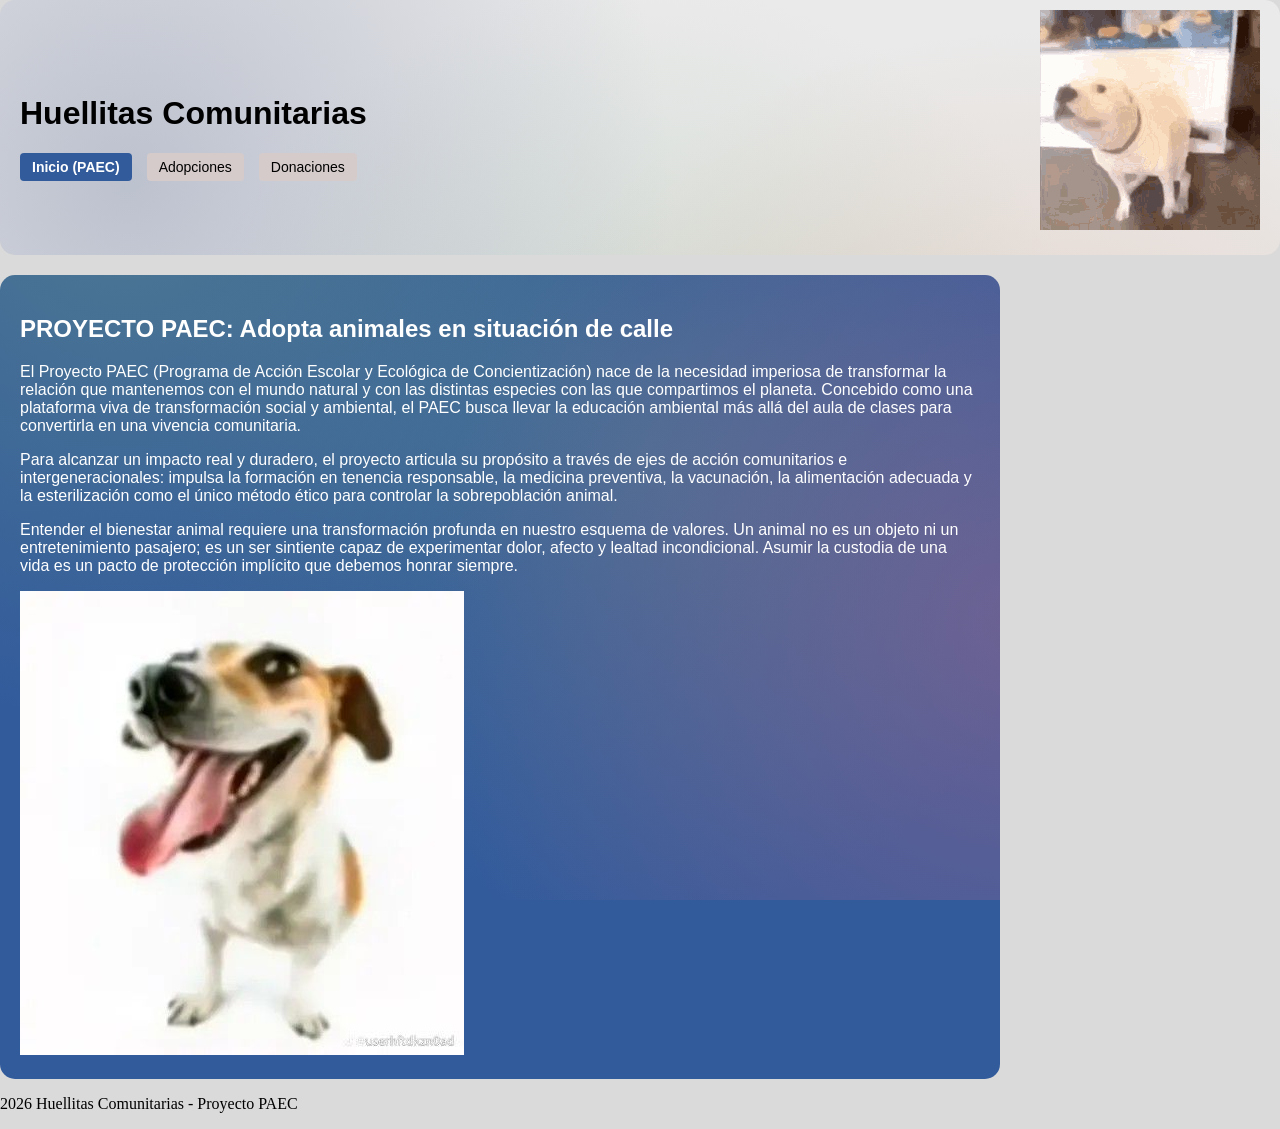
<file: index.html>
<!DOCTYPE html>
<html lang="es">
<head>
  <meta charset="UTF-8">
  <title>Huellitas Comunitarias - Inicio</title>
  <link rel="stylesheet" href="estilos.css">
</head>
<body>

  <!-- encabezado principal del sitio -->
  <header class="cabecera-principal">
    <div class="contenedor-header">
      <h1>Huellitas Comunitarias</h1>
      <nav class="barra-navegacion">
        <a href="index.html" class="boton-nav activo">Inicio (PAEC)</a>
        <a href="adopciones.html" class="boton-nav">Adopciones</a>
        <a href="donaciones.html" class="boton-nav">Donaciones</a>
      </nav>
    </div>
    <img src="imagenes/perro-bailando.gif" alt="Logo de Huellitas Comunitarias" class="logo-cabecera">
  </header>

  <!-- contenido principal con la informacion del proyecto paec -->
  <main class="contenido-principal">
    <section class="seccion-inicio">
      <article class="articulo-paec">
        <h2>PROYECTO PAEC: Adopta animales en situación de calle</h2>
        <p>El Proyecto PAEC (Programa de Acción Escolar y Ecológica de Concientización) nace de la necesidad imperiosa de transformar la relación que mantenemos con el mundo natural y con las distintas especies con las que compartimos el planeta. Concebido como una plataforma viva de transformación social y ambiental, el PAEC busca llevar la educación ambiental más allá del aula de clases para convertirla en una vivencia comunitaria.</p>
        <p>Para alcanzar un impacto real y duradero, el proyecto articula su propósito a través de ejes de acción comunitarios e intergeneracionales: impulsa la formación en tenencia responsable, la medicina preventiva, la vacunación, la alimentación adecuada y la esterilización como el único método ético para controlar la sobrepoblación animal.</p>
        <p>Entender el bienestar animal requiere una transformación profunda en nuestro esquema de valores. Un animal no es un objeto ni un entretenimiento pasajero; es un ser sintiente capaz de experimentar dolor, afecto y lealtad incondicional. Asumir la custodia de una vida es un pacto de protección implícito que debemos honrar siempre.</p>
        <img src="imagenes/wenamechinosama.jpg" alt="Concientización sobre el bienestar animal" class="imagen-destacada">
      </article>
    </section>
  </main>

  <!-- pie de pagina -->
  <footer class="pie-pagina">
    <p>2026 Huellitas Comunitarias - Proyecto PAEC</p>
  </footer>

</body>
</html>
</file>
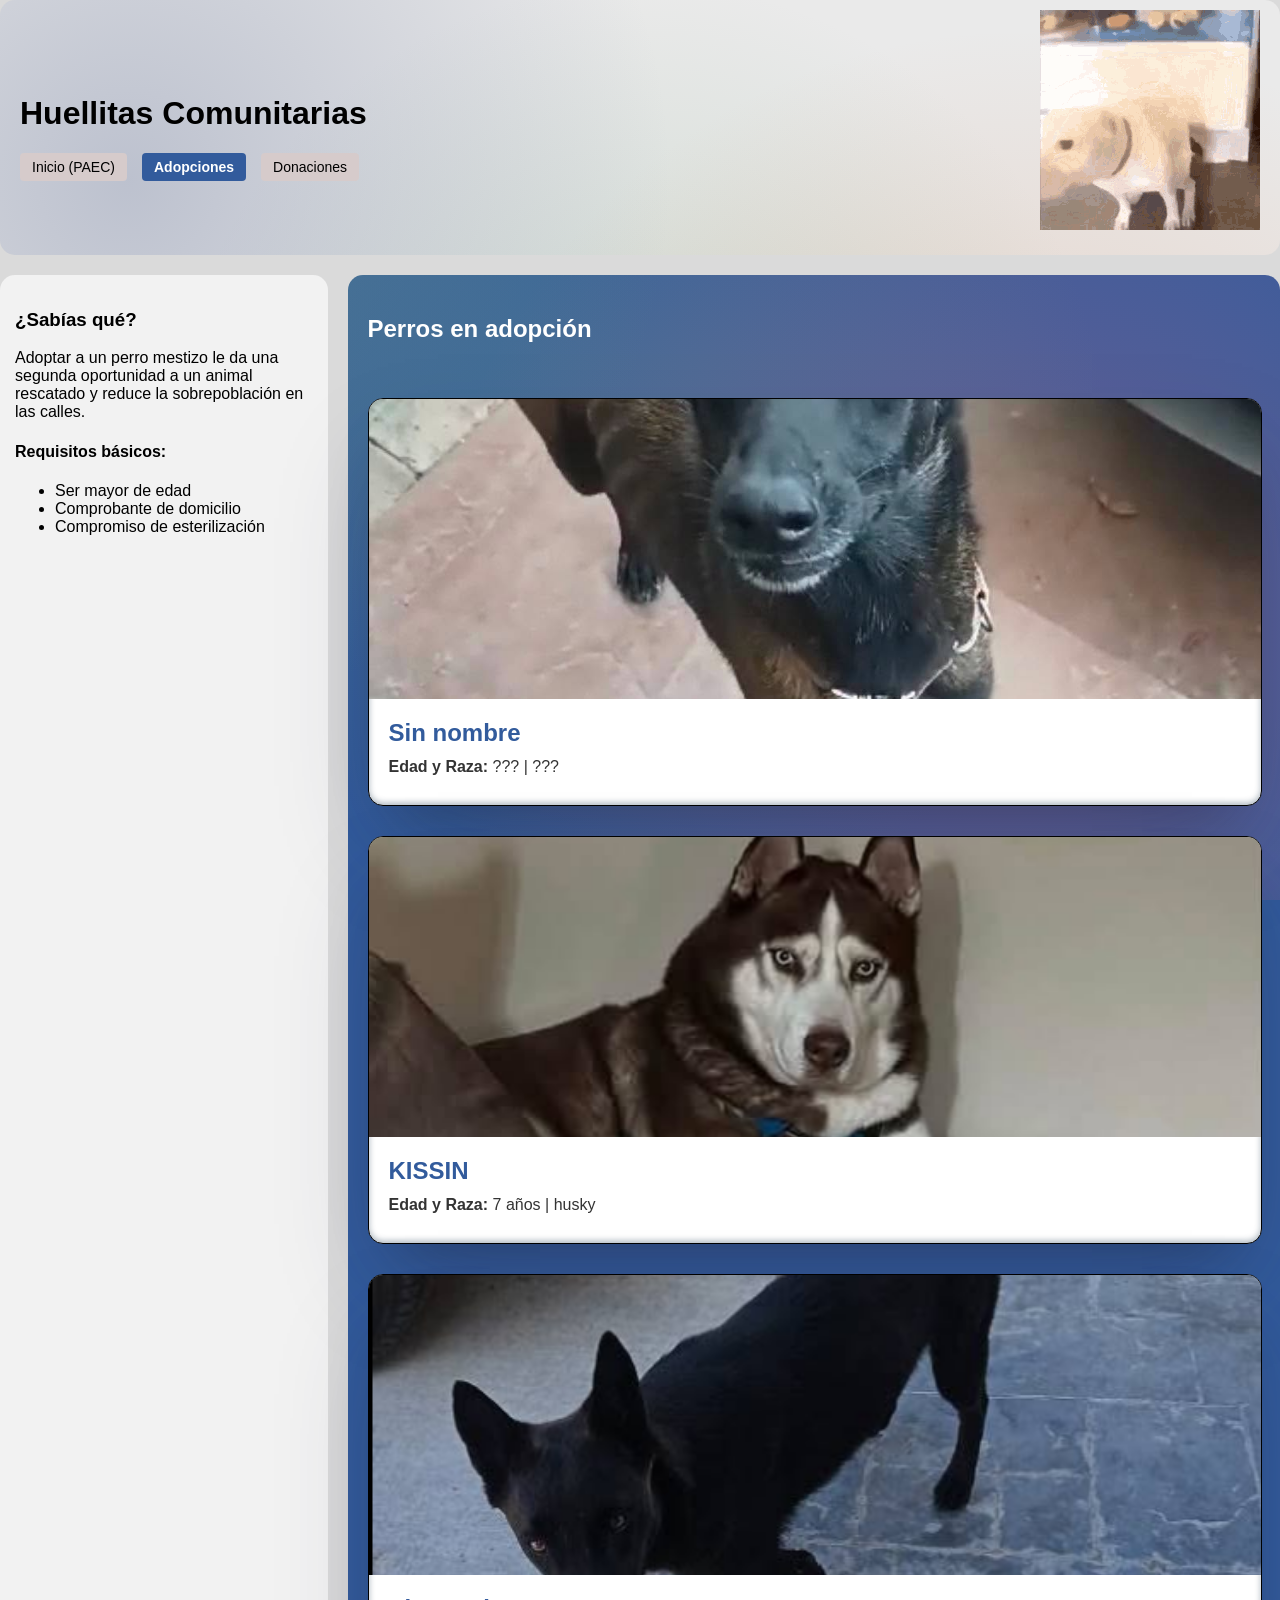
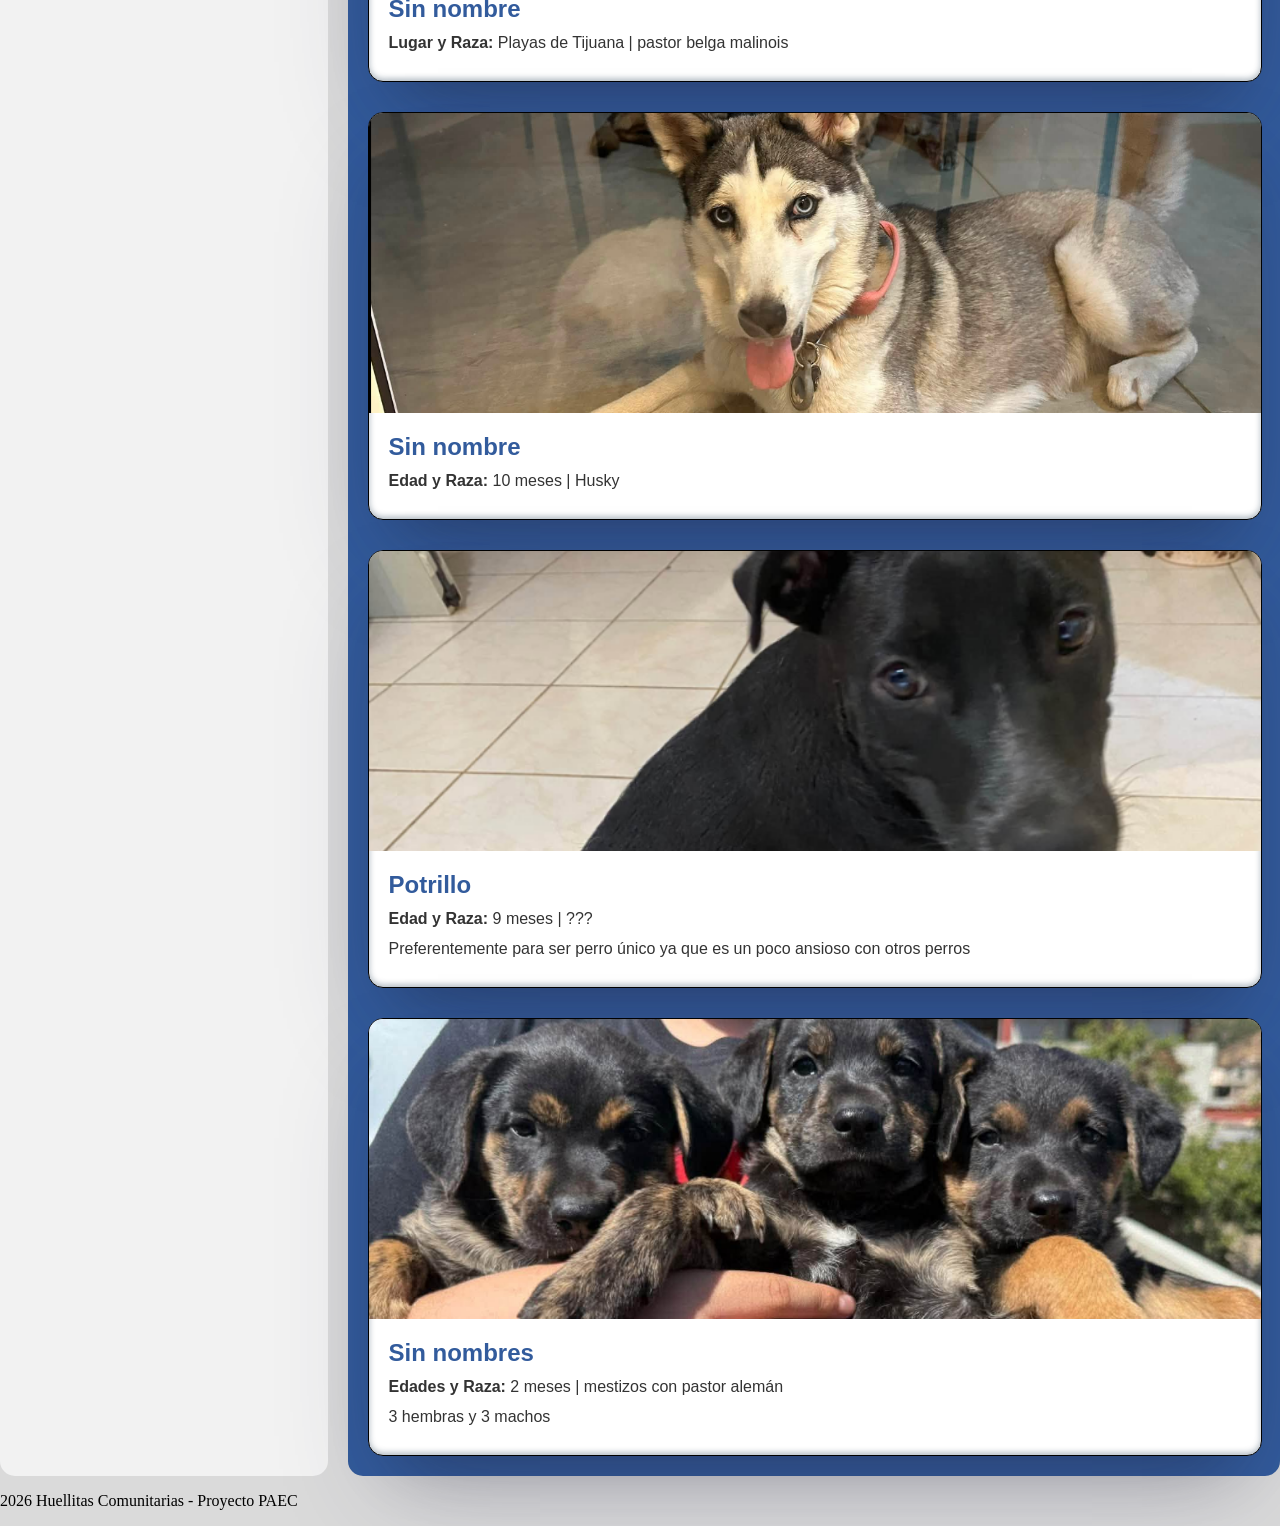
<file: adopciones.html>
<!DOCTYPE html>
<html lang="es">
<head>
  <meta charset="UTF-8">
  <title>Huellitas Comunitarias - Adopciones</title>
  <link rel="stylesheet" href="estilos.css">
</head>
<body>
  <!-- barra superior y menu -->
  <header class="cabecera-principal">
    <div class="contenedor-header">
      <h1>Huellitas Comunitarias</h1>
      <nav class="barra-navegacion">
        <a href="index.html" class="boton-nav">Inicio (PAEC)</a>
        <a href="adopciones.html" class="boton-nav activo">Adopciones</a>
        <a href="donaciones.html" class="boton-nav">Donaciones</a>
      </nav>
    </div>
    <img src="imagenes/perro-bailando.gif" alt="Logo de Huellitas Comunitarias" class="logo-cabecera">
  </header>
  <!-- seccion de perros disponibles -->
  <main class="contenido-principal contenedor-adopciones">
    <!-- publicidad lateral -->
    <aside class="barra-lateral">
        <h3>¿Sabías qué?</h3>
        <p>Adoptar a un perro mestizo le da una segunda oportunidad a un animal rescatado y reduce la sobrepoblación en las calles.</p>
        <h4>Requisitos básicos:</h4>
        <ul>
            <li>Ser mayor de edad</li>
            <li>Comprobante de domicilio</li>
            <li>Compromiso de esterilización</li>
        </ul>
    </aside>
    <section class="seccion-galeria">
      <h2>Perros en adopción</h2>
      <div class="rejilla-perros">
        <!-- perro 1 -->
        <article class="tarjeta-perro">
          <img src="imagenes/perrita1.jpg" alt="Foto de Max" class="imagen-perro">
          <div class="info-perro">
            <h3>Sin nombre</h3>
            <p class="datos-perro"><strong>Edad y Raza:</strong> ??? | ???</p>
          </div>
        </article>
        <!-- perro 2 -->
        <article class="tarjeta-perro">
          <img src="imagenes/kissin.png" alt="Foto de Luna" class="imagen-perro">
          <div class="info-perro">
            <h3>KISSIN</h3>
            <p class="datos-perro"><strong>Edad y Raza:</strong> 7 años | husky</p>
          </div>
        </article>
        <!-- perro 3 -->
        <article class="tarjeta-perro">
          <img src="imagenes/perro3.png" alt="Foto de Rocky" class="imagen-perro">
          <div class="info-perro">
            <h3>Sin nombre</h3>
            <p class="datos-perro"><strong>Lugar y Raza:</strong> Playas de Tijuana | pastor belga malinois</p>
          </div>
        </article>
        <!-- perro 4 -->
        <article class="tarjeta-perro">
          <img src="imagenes/perro4.png" alt="Foto de Bella" class="imagen-perro">
          <div class="info-perro">
            <h3>Sin nombre</h3>
            <p class="datos-perro"><strong>Edad y Raza:</strong> 10 meses | Husky</p>
          </div>
        </article>
        <!-- perro 5 -->
        <article class="tarjeta-perro">
          <img src="imagenes/potrillo.png" alt="Foto de Bruno" class="imagen-perro">
          <div class="info-perro">
            <h3>Potrillo</h3>
            <p class="datos-perro"><strong>Edad y Raza:</strong> 9 meses  | ???</p>
            <p class="descripcion-perro">Preferentemente para ser perro único ya que es un poco ansioso con otros perros </p>
          </div>
        </article>
        <!-- perro 6 -->
        <article class="tarjeta-perro">
          <img src="imagenes/perrillos.png" alt="Foto de Nala" class="imagen-perro">
          <div class="info-perro">
            <h3>Sin nombres</h3>
            <p class="datos-perro"><strong>Edades y Raza:</strong> 2 meses | mestizos con pastor alemán</p>
            <p class="descripcion-perro">3 hembras y 3 machos</p>
          </div>
        </article>
      </div>
    </section>
  </main>
  <!-- pie de pagina -->
  <footer class="pie-pagina">
    <p>2026 Huellitas Comunitarias - Proyecto PAEC</p>
  </footer>
</body>
</html>
</file>
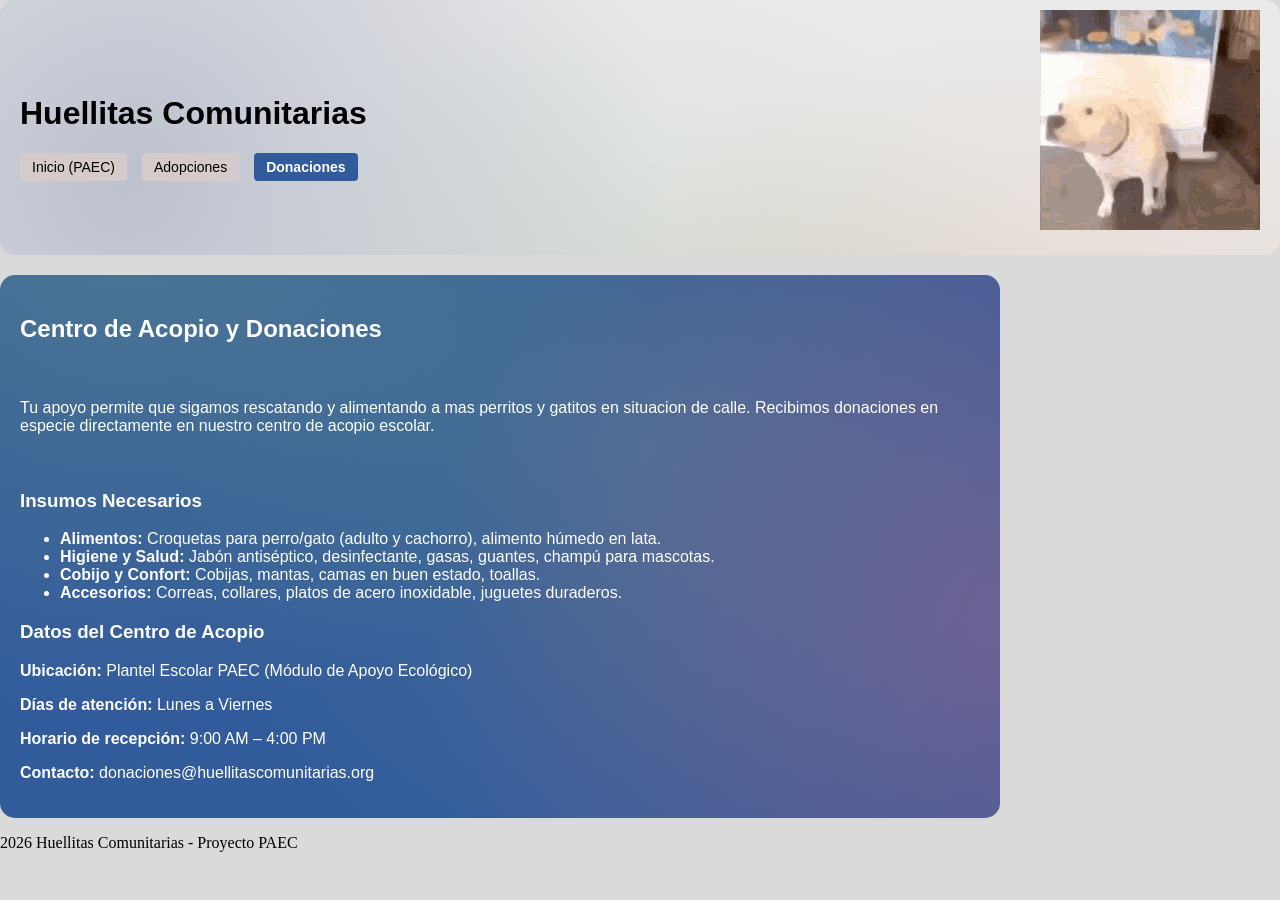
<file: donaciones.html>
<!DOCTYPE html>
<html lang="es">
<head>
  <meta charset="UTF-8">
  <title>Huellitas Comunitarias - Donaciones</title>
  <link rel="stylesheet" href="estilos.css">
</head>
<body>

  <!-- encabezado del sitio -->
  <header class="cabecera-principal">
    <div class="contenedor-header">
      <h1>Huellitas Comunitarias</h1>
      <nav class="barra-navegacion">
        <a href="index.html" class="boton-nav">Inicio (PAEC)</a>
        <a href="adopciones.html" class="boton-nav">Adopciones</a>
        <a href="donaciones.html" class="boton-nav activo">Donaciones</a>
      </nav>
    </div>
    <img src="imagenes/perro-bailando.gif" alt="Logo de Huellitas Comunitarias" class="logo-cabecera">
  </header>

  <!-- seccion principal de donaciones -->
  <main class="contenido-principal">
    <section class="seccion-donaciones">
      <h2>Centro de Acopio y Donaciones</h2>
      <p>Tu apoyo permite que sigamos rescatando y alimentando a mas perritos y gatitos en situacion de calle. Recibimos donaciones en especie directamente en nuestro centro de acopio escolar.</p>

      <div class="bloque-informacion">
        <!-- lista de lo que se necesita -->
        <article class="tarjeta-donacion">
          <h3>Insumos Necesarios</h3>
          <ul>
            <li><strong>Alimentos:</strong> Croquetas para perro/gato (adulto y cachorro), alimento húmedo en lata.</li>
            <li><strong>Higiene y Salud:</strong> Jabón antiséptico, desinfectante, gasas, guantes, champú para mascotas.</li>
            <li><strong>Cobijo y Confort:</strong> Cobijas, mantas, camas en buen estado, toallas.</li>
            <li><strong>Accesorios:</strong> Correas, collares, platos de acero inoxidable, juguetes duraderos.</li>
          </ul>
        </article>

        <!-- horario y direccion del centro -->
        <article class="tarjeta-donacion">
          <h3>Datos del Centro de Acopio</h3>
          <p><strong>Ubicación:</strong> Plantel Escolar PAEC (Módulo de Apoyo Ecológico)</p>
          <p><strong>Días de atención:</strong> Lunes a Viernes</p>
          <p><strong>Horario de recepción:</strong> 9:00 AM – 4:00 PM</p>
          <p><strong>Contacto:</strong> donaciones@huellitascomunitarias.org</p>
        </article>
      </div>
    </section>
  </main>

  <!-- pie de pagina -->
  <footer class="pie-pagina">
    <p>2026 Huellitas Comunitarias - Proyecto PAEC</p>
  </footer>

</body>
</html>
</file>
<file: estilos.css>
body {
    background-color: #dadada;
    margin: 0;
    padding: 0;
    width: 100%;
    
}

/* encabezado */
header {
    display: flex;
    justify-content: space-between;
    align-items: center;
    background-color: #eaeaea;
    padding: 10px 20px;
    border-radius: 15px;
    font-family: Arial, Helvetica, sans-serif;
    background-image: 
    radial-gradient(circle at 10% 20%, rgba(120, 132, 165, 0.4) 0%, transparent 40%),
    radial-gradient(circle at 80% 70%, rgba(215, 145, 105, 0.35) 0%, transparent 50%),
    radial-gradient(circle at 50% 50%, rgba(120, 165, 130, 0.25) 0%, transparent 60%);
    background-repeat: no-repeat;
    background-attachment: fixed;
    background-size: cover;
}

.logo-pequeno {
    width: 50px;
    height: auto;
    display: block;
}

.logo-cabecera {
    max-width: 100%;
    height: auto;
    display: block;
    margin-bottom: 15px;
}

/* Navegación */
.barra-navegacion {
    display: flex;
    gap: 15px;
    margin-top: 10px;
}

.boton-nav {
    text-decoration: none;
    color: #000000;
    background-color: #d6cbcb;
    padding: 6px 12px;
    border-radius: 4px;
    font-size: 14px;
    font-family: sans-serif;
    transition: background-color 0.3s;
}

.boton-nav:hover {
    background-color: #2f2f2f;
    color: #d6cbcb;
}

.boton-nav.activo {
    background-color: #325b9c;
    color: #ffffff;
    font-weight: bold;
}

/* contenido principal de la pagina */
main {
    display: flex;
    gap: 20px;
    margin-top: 20px;
}

aside {
    border-radius: 15px;
    width: 25%;
    background-color: #f2f2f2;
    padding: 15px;
    font-family: Arial, Helvetica, sans-serif;
}

section {
    border-radius: 15px;
    width: 75%;
    background-color: #325b9c;
    background-image: 
    radial-gradient(circle at 10% 20%, rgba(120, 165, 130, 0.4) 0%, transparent 40%),
    radial-gradient(circle at 80% 70%, rgba(215, 105, 132, 0.35) 0%, transparent 50%),
    radial-gradient(circle at 50% 50%, rgba(120, 165, 130, 0.25) 0%, transparent 60%);
    background-repeat: no-repeat;
    background-attachment: fixed;
    background-size: cover;
    padding: 20px;
    color: #ffffff;
    font-family: Arial, Helvetica, sans-serif;
    display: flex;
    flex-direction: column;
    gap: 20px;
}

/* keyframe para la animacion de aparecer */
@keyframes appear {
    from {
        opacity: 0;
        clip-path: inset(100% 100% 0 0);
        transform: translateY(40px);
    }
    to {
        opacity: 1;
        clip-path: inset(0 0 0 0);
        transform: translateY(0);
    }
}

/* tarjetas de los perros verticales */
.rejilla-perros {
    display: flex;
    flex-direction: column;
    gap: 30px;
    margin-top: 15px;
    width: 100%;
}

/* tarjetas de los perros con animacion */
.tarjeta-perro, .block {
    background-color: #ffffff;
    color: #333333;
    border-radius: 15px;
    overflow: hidden;
    border: 0.5mm solid black;
    box-shadow: rgba(50, 50, 93, 0.25) 0px 50px 100px -20px,
                rgba(0, 0, 0, 0.3) 0px 30px 60px -30px,
                rgba(10, 37, 64, 0.35) 0px -2px 6px 0px inset;
    display: flex;
    flex-direction: column;
    width: 100%;

    /* animacion al bajar la pantalla */
    animation: appear linear both;
    animation-timeline: view();
    animation-range: entry 0% cover 30%;
    
    transition: transform 0.3s ease;
}

.tarjeta-perro:hover {
    transform: scale(1.02);
}

/* imagen del perro dentro de la tarjeta */
.tarjeta-perro img,
.imagen-perro {
    width: 100%;
    height: 300px;
    object-fit: cover;
    display: block;
}

/* Contiene Informacion */
.info-perro {
    padding: 20px;
}

.info-perro h3 {
    margin-top: 0;
    margin-bottom: 8px;
    color: #325b9c;
    font-size: 1.5rem;
}

.info-perro p {
    margin: 6px 0;
    font-size: 1rem;
    line-height: 1.5;
}
</file>
